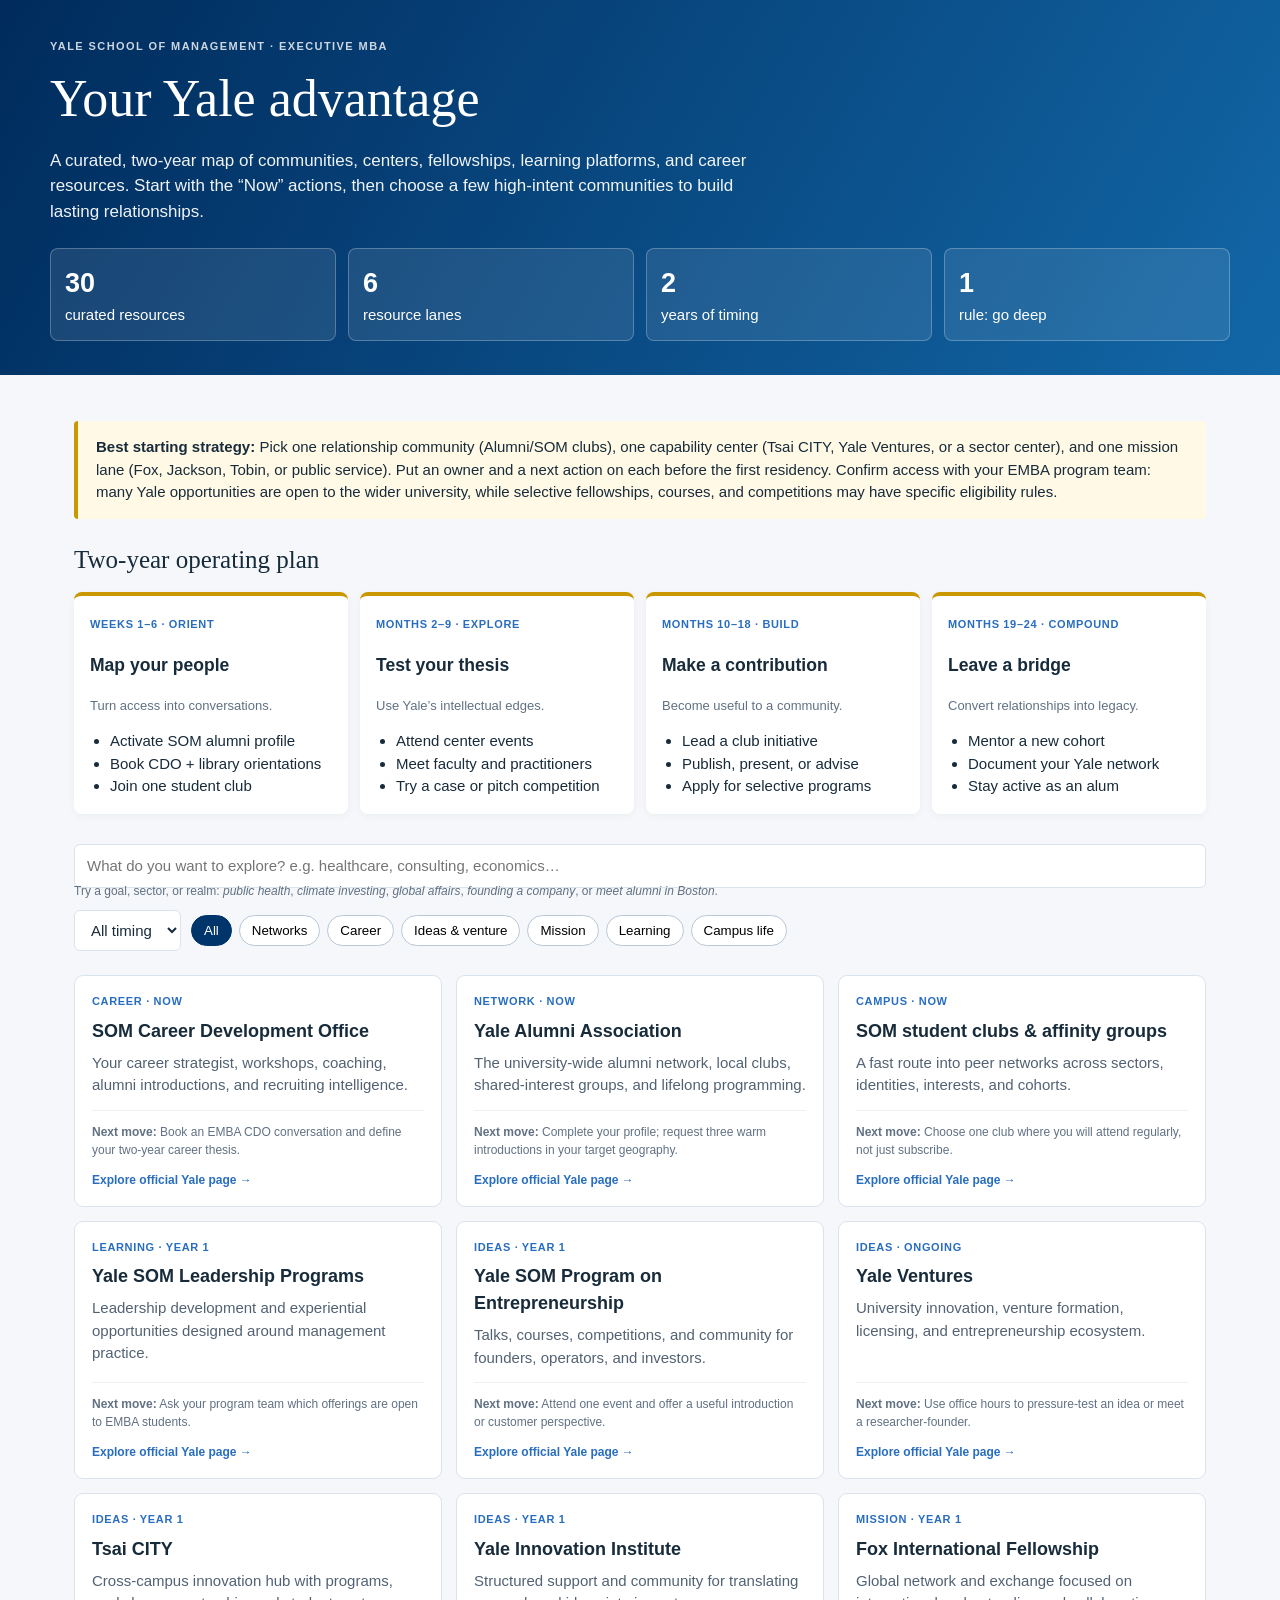
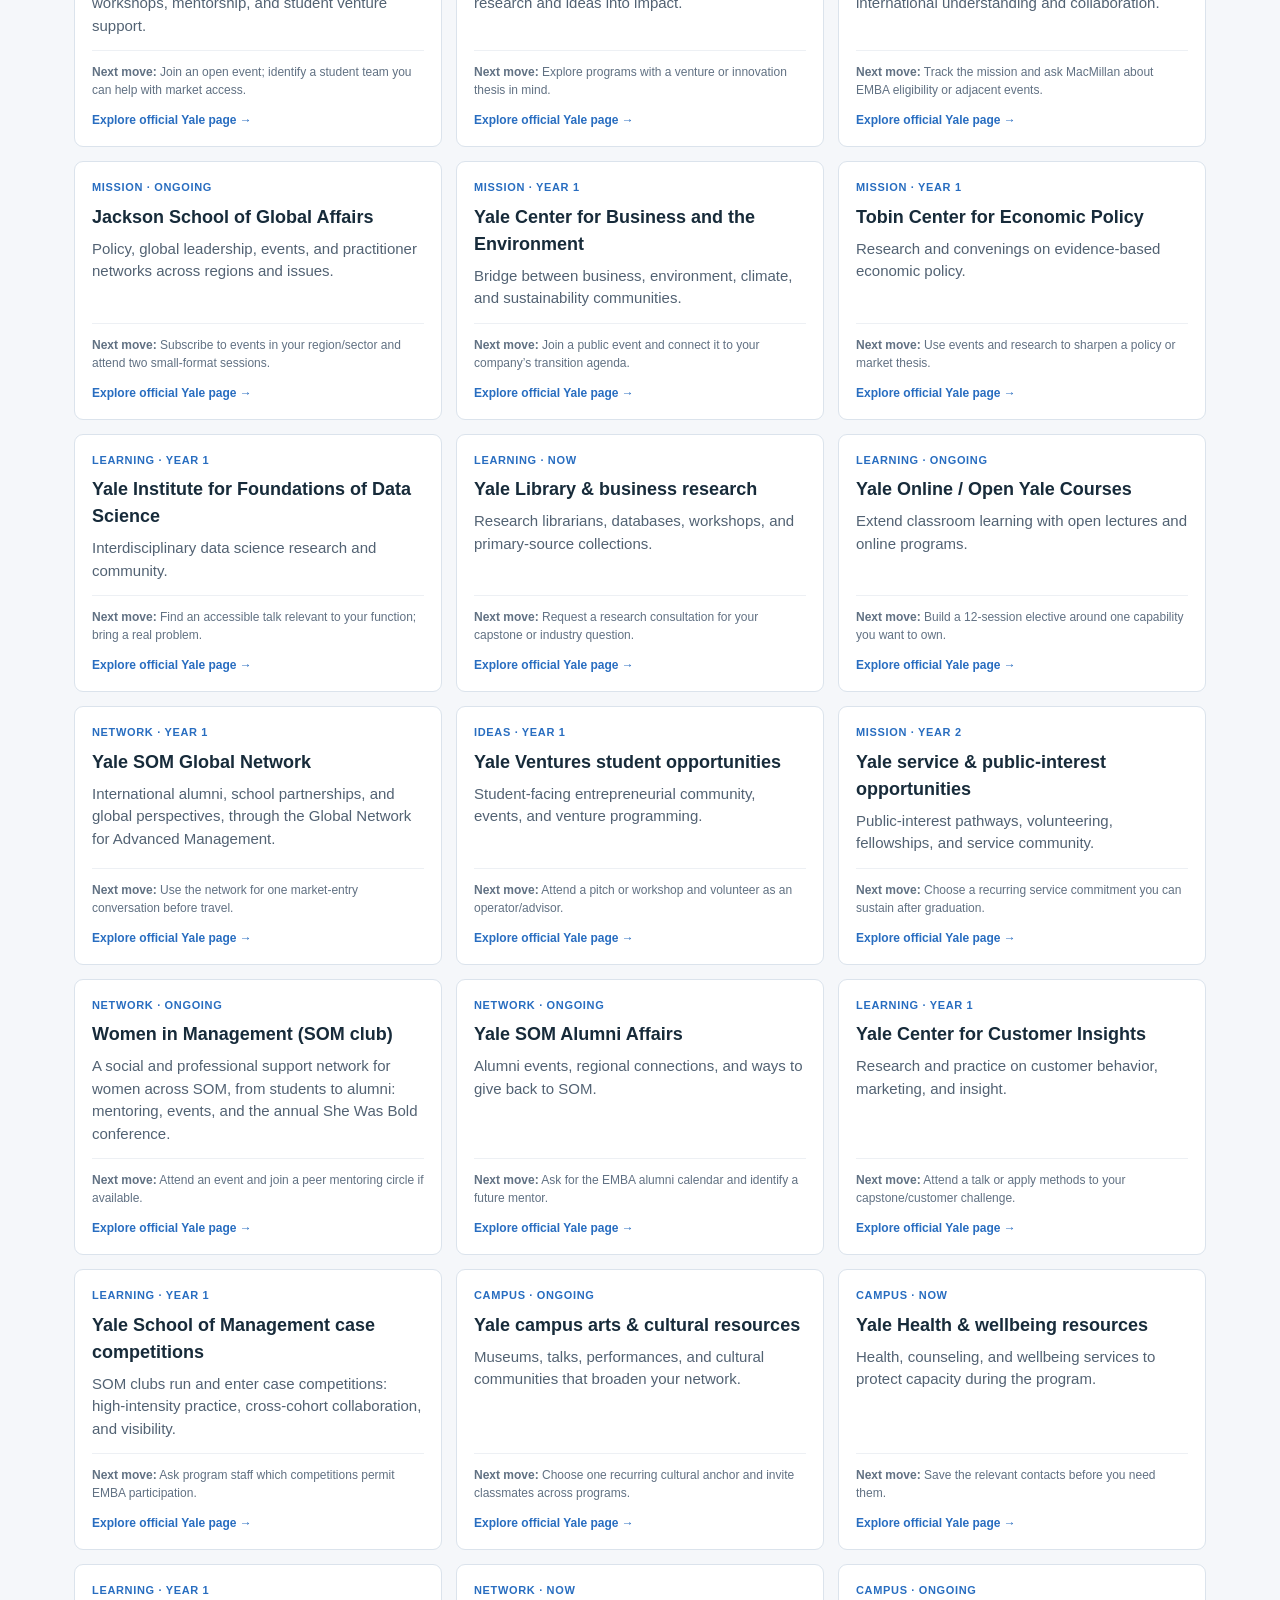
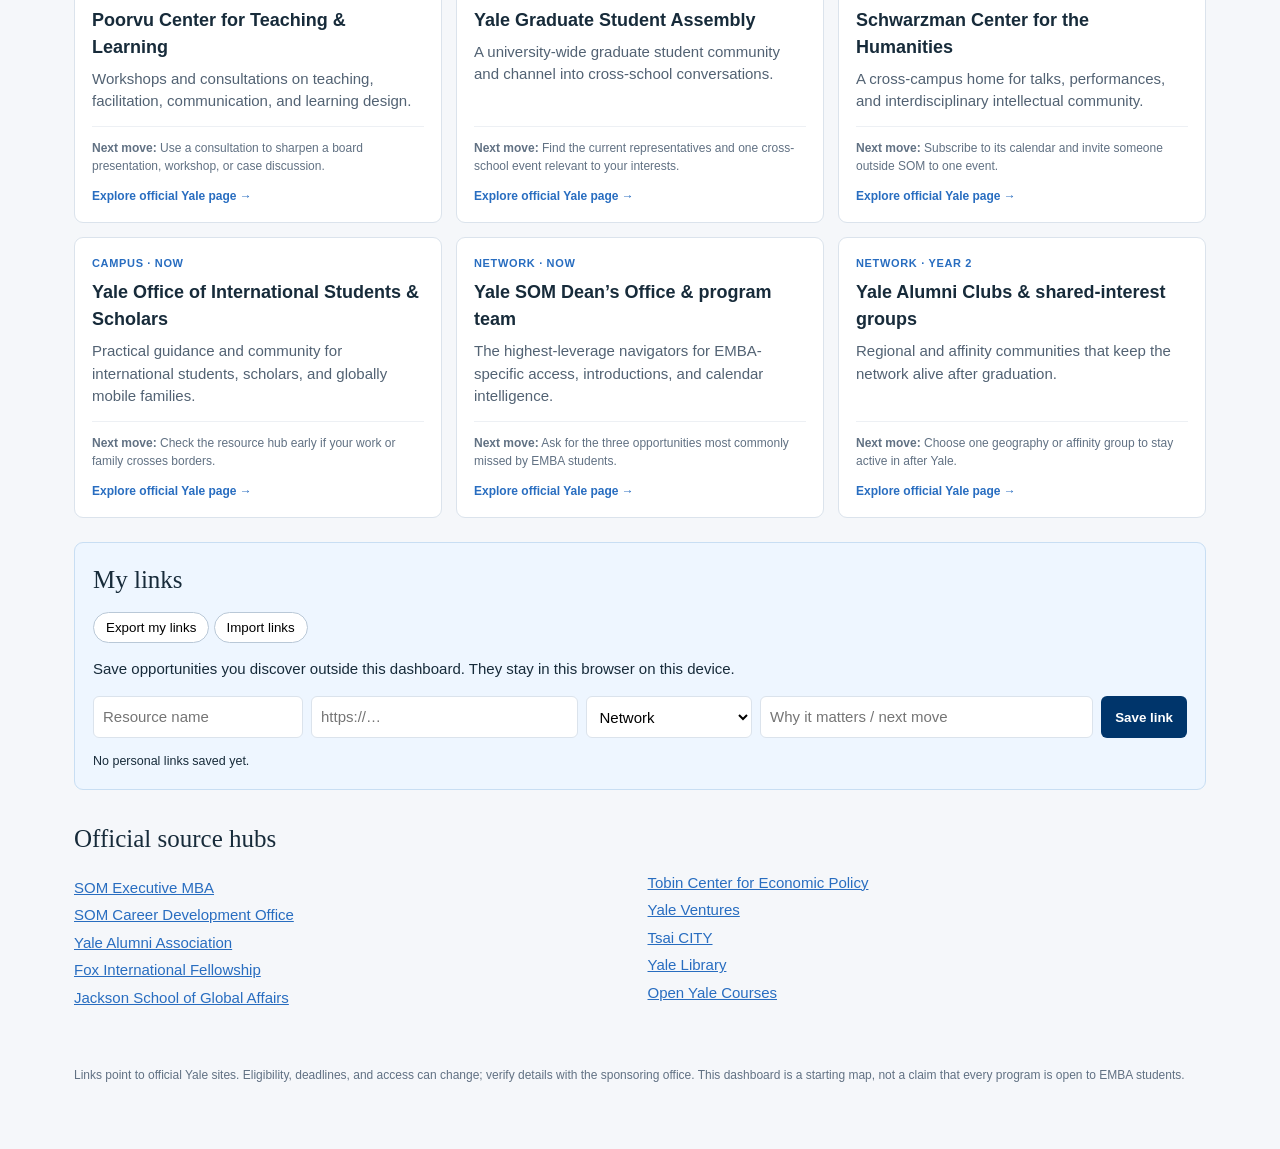
<file: classic.html>
<!doctype html>
<html lang="en">
<head>
<meta charset="utf-8"><meta name="viewport" content="width=device-width,initial-scale=1">
<title>Yale EMBA Opportunity Dashboard</title>
<style>
:root{--navy:#00356b;--blue:#286dc0;--gold:#c99700;--ink:#172b3a;--muted:#617183;--bg:#f5f7fa;--card:#fff;--line:#dbe3ec}*{box-sizing:border-box}body{margin:0;background:var(--bg);color:var(--ink);font:15px/1.5 -apple-system,BlinkMacSystemFont,"Segoe UI",sans-serif}header{background:linear-gradient(120deg,#002b5c,#1267a7);color:#fff;padding:38px max(24px,calc((100% - 1180px)/2)) 34px}h1{font-family:Georgia,serif;font-weight:500;font-size:clamp(30px,5vw,52px);margin:5px 0 10px}h2{font-family:Georgia,serif;font-weight:500;margin:0 0 14px;font-size:25px}.eyebrow{text-transform:uppercase;letter-spacing:.13em;font-size:11px;font-weight:700;opacity:.8}.intro{max-width:720px;font-size:17px;opacity:.94}.wrap{max-width:1180px;margin:auto;padding:24px}.stats{display:grid;grid-template-columns:repeat(4,1fr);gap:12px;margin-top:24px}.stat{background:#ffffff18;border:1px solid #ffffff40;padding:14px;border-radius:8px}.stat b{display:block;font-size:27px}.toolbar{display:flex;flex-wrap:wrap;gap:10px;align-items:center;margin:4px 0 24px}.toolbar input,.toolbar select{border:1px solid var(--line);background:#fff;border-radius:6px;padding:10px 12px;color:var(--ink);font:inherit}.toolbar input{min-width:250px;flex:1}.chips{display:flex;gap:7px;flex-wrap:wrap}.chip{border:1px solid #b9c8d7;border-radius:99px;background:#fff;padding:7px 12px;cursor:pointer}.chip.active{background:var(--navy);color:#fff;border-color:var(--navy)}.roadmap{display:grid;grid-template-columns:repeat(4,1fr);gap:12px;margin-bottom:30px}.phase{background:var(--card);border-top:4px solid var(--gold);border-radius:8px;padding:16px;box-shadow:0 2px 8px #17324a0b}.phase p{margin:5px 0;color:var(--muted);font-size:13px}.phase ul{padding-left:20px;margin-bottom:0}.section{margin-top:30px}.grid{display:grid;grid-template-columns:repeat(3,1fr);gap:14px}.card{background:var(--card);border:1px solid var(--line);border-radius:9px;padding:17px;display:flex;flex-direction:column;min-height:220px}.card.hidden{display:none}.card h3{margin:8px 0 7px;font-size:18px}.card p{color:#526273;margin:0 0 13px}.tag{font-size:11px;font-weight:700;text-transform:uppercase;letter-spacing:.06em;color:var(--blue)}.meta{font-size:12px;color:var(--muted);margin-top:auto;padding-top:12px;border-top:1px solid #edf0f4}.go{display:inline-block;color:var(--blue);font-weight:650;text-decoration:none;margin-top:12px}.go:hover{text-decoration:underline}.note{background:#fff9e6;border-left:4px solid var(--gold);padding:15px 18px;margin:22px 0;border-radius:4px}.empty{grid-column:1/-1;color:var(--muted);padding:25px;text-align:center}.sources{columns:2}.sources a{display:block;margin:5px 0;color:var(--blue)}footer{max-width:1180px;margin:30px auto;padding:0 24px 35px;color:var(--muted);font-size:12px}@media(max-width:800px){.grid{grid-template-columns:repeat(2,1fr)}.roadmap,.stats{grid-template-columns:repeat(2,1fr)}}@media(max-width:550px){.grid{grid-template-columns:1fr}.roadmap,.stats{grid-template-columns:1fr}.wrap{padding:18px}.sources{columns:1}}
 .search-help{width:100%;font-size:12px;color:var(--muted);margin-top:-16px}.focus{font-size:13px;color:var(--blue);font-weight:700;margin:-10px 0 18px;min-height:20px}.custom-box{background:#eef6ff;border:1px solid #c8def3;border-radius:9px;padding:18px;margin:24px 0}.custom-form{display:grid;grid-template-columns:1.2fr 1.6fr 1fr 2fr auto;gap:8px}.custom-form input,.custom-form select{border:1px solid var(--line);border-radius:6px;padding:9px;font:inherit;background:#fff}.custom-form button{border:0;border-radius:6px;padding:9px 14px;background:var(--navy);color:#fff;font-weight:700;cursor:pointer}.custom-list{display:grid;grid-template-columns:repeat(3,1fr);gap:10px;margin-top:14px}.custom-item{background:#fff;border:1px solid var(--line);border-radius:7px;padding:12px}.custom-item a{color:var(--blue);font-weight:700}.custom-item small{display:block;color:var(--muted);margin-top:4px}.remove{float:right;border:0;background:none;color:#a33;cursor:pointer}@media(max-width:800px){.custom-form,.custom-list{grid-template-columns:1fr}}
</style></head>
<body><header><div class="eyebrow">Yale School of Management · Executive MBA</div><h1>Your Yale advantage</h1><div class="intro">A curated, two-year map of communities, centers, fellowships, learning platforms, and career resources. Start with the “Now” actions, then choose a few high-intent communities to build lasting relationships.</div><div class="stats"><div class="stat"><b>30</b>curated resources</div><div class="stat"><b>6</b>resource lanes</div><div class="stat"><b>2</b>years of timing</div><div class="stat"><b>1</b>rule: go deep</div></div></header>
<main class="wrap"><div class="note"><b>Best starting strategy:</b> Pick one relationship community (Alumni/SOM clubs), one capability center (Tsai CITY, Yale Ventures, or a sector center), and one mission lane (Fox, Jackson, Tobin, or public service). Put an owner and a next action on each before the first residency. Confirm access with your EMBA program team: many Yale opportunities are open to the wider university, while selective fellowships, courses, and competitions may have specific eligibility rules.</div>
<h2>Two-year operating plan</h2><div class="roadmap"><div class="phase"><span class="tag">Weeks 1–6 · orient</span><h3>Map your people</h3><p>Turn access into conversations.</p><ul><li>Activate SOM alumni profile</li><li>Book CDO + library orientations</li><li>Join one student club</li></ul></div><div class="phase"><span class="tag">Months 2–9 · explore</span><h3>Test your thesis</h3><p>Use Yale’s intellectual edges.</p><ul><li>Attend center events</li><li>Meet faculty and practitioners</li><li>Try a case or pitch competition</li></ul></div><div class="phase"><span class="tag">Months 10–18 · build</span><h3>Make a contribution</h3><p>Become useful to a community.</p><ul><li>Lead a club initiative</li><li>Publish, present, or advise</li><li>Apply for selective programs</li></ul></div><div class="phase"><span class="tag">Months 19–24 · compound</span><h3>Leave a bridge</h3><p>Convert relationships into legacy.</p><ul><li>Mentor a new cohort</li><li>Document your Yale network</li><li>Stay active as an alum</li></ul></div></div>
<div class="toolbar"><input id="search" placeholder="Search resources, sectors, actions…"><select id="timing"><option value="all">All timing</option><option>Now</option><option>Year 1</option><option>Year 2</option><option>Ongoing</option></select><div class="chips"><button class="chip active" data-cat="all">All</button><button class="chip" data-cat="network">Networks</button><button class="chip" data-cat="career">Career</button><button class="chip" data-cat="ideas">Ideas & venture</button><button class="chip" data-cat="mission">Mission</button><button class="chip" data-cat="learning">Learning</button><button class="chip" data-cat="campus">Campus life</button></div></div>
<div id="grid" class="grid"></div>
<section class="section"><h2>Official source hubs</h2><div class="sources"><a href="https://som.yale.edu/programs/emba" target="_blank">SOM Executive MBA</a><a href="https://cdo.som.yale.edu/channels/mba-for-executives/" target="_blank">SOM Career Development Office</a><a href="https://alumni.yale.edu/" target="_blank">Yale Alumni Association</a><a href="https://macmillan.yale.edu/foxfellowship/mission" target="_blank">Fox International Fellowship</a><a href="https://jackson.yale.edu/" target="_blank">Jackson School of Global Affairs</a><a href="https://tobin.yale.edu/" target="_blank">Tobin Center for Economic Policy</a><a href="https://ventures.yale.edu/" target="_blank">Yale Ventures</a><a href="https://city.yale.edu/" target="_blank">Tsai CITY</a><a href="https://library.yale.edu/" target="_blank">Yale Library</a><a href="https://oyc.yale.edu/" target="_blank">Open Yale Courses</a></div></section></main><footer>Links point to official Yale sites. Eligibility, deadlines, and access can change; verify details with the sponsoring office. This dashboard is a starting map, not a claim that every program is open to EMBA students.</footer>
<script>
const R=[
['SOM Career Development Office','career','Now','Your career strategist, workshops, coaching, alumni introductions, and recruiting intelligence.','Book an EMBA CDO conversation and define your two-year career thesis.','https://som.yale.edu/programs/emba/professional-resources/career-management'],
['Yale Alumni Association','network','Now','The university-wide alumni network, local clubs, shared-interest groups, and lifelong programming.','Complete your profile; request three warm introductions in your target geography.','https://alumni.yale.edu/'],
['SOM student clubs & affinity groups','campus','Now','A fast route into peer networks across sectors, identities, interests, and cohorts.','Choose one club where you will attend regularly, not just subscribe.','https://som.yale.edu/the-som-experience/life-at-yale-som/student-clubs-interest-groups'],
['Yale SOM Leadership Programs','learning','Year 1','Leadership development and experiential opportunities designed around management practice.','Ask your program team which offerings are open to EMBA students.','https://som.yale.edu/programs/emba/curriculum/leadership-development'],
['Yale SOM Program on Entrepreneurship','ideas','Year 1','Talks, courses, competitions, and community for founders, operators, and investors.','Attend one event and offer a useful introduction or customer perspective.','https://som.yale.edu/centers/program-on-entrepreneurship'],
['Yale Ventures','ideas','Ongoing','University innovation, venture formation, licensing, and entrepreneurship ecosystem.','Use office hours to pressure-test an idea or meet a researcher-founder.','https://ventures.yale.edu/'],
['Tsai CITY','ideas','Year 1','Cross-campus innovation hub with programs, workshops, mentorship, and student venture support.','Join an open event; identify a student team you can help with market access.','https://city.yale.edu/'],
['Yale Innovation Institute','ideas','Year 1','Structured support and community for translating research and ideas into impact.','Explore programs with a venture or innovation thesis in mind.','https://ventures.yale.edu/'],
['Fox International Fellowship','mission','Year 1','Global network and exchange focused on international understanding and collaboration.','Track the mission and ask MacMillan about EMBA eligibility or adjacent events.','https://macmillan.yale.edu/foxfellowship/mission'],
['Jackson School of Global Affairs','mission','Ongoing','Policy, global leadership, events, and practitioner networks across regions and issues.','Subscribe to events in your region/sector and attend two small-format sessions.','https://jackson.yale.edu/'],
['Yale Center for Business and the Environment','mission','Year 1','Bridge between business, environment, climate, and sustainability communities.','Join a public event and connect it to your company’s transition agenda.','https://cbey.yale.edu/'],
['Tobin Center for Economic Policy','mission','Year 1','Research and convenings on evidence-based economic policy.','Use events and research to sharpen a policy or market thesis.','https://tobin.yale.edu/'],
['Yale Institute for Foundations of Data Science','learning','Year 1','Interdisciplinary data science research and community.','Find an accessible talk relevant to your function; bring a real problem.','https://statistics.yale.edu/'],
['Yale Library & business research','learning','Now','Research librarians, databases, workshops, and primary-source collections.','Request a research consultation for your capstone or industry question.','https://library.yale.edu/'],
['Yale Online / Open Yale Courses','learning','Ongoing','Extend classroom learning with open lectures and online programs.','Build a 12-session elective around one capability you want to own.','https://oyc.yale.edu/'],
['Yale SOM Global Network','network','Year 1','International alumni, school partnerships, and global perspectives, through the Global Network for Advanced Management.','Use the network for one market-entry conversation before travel.','https://globalnetwork.io/'],
['Yale Ventures student opportunities','ideas','Year 1','Student-facing entrepreneurial community, events, and venture programming.','Attend a pitch or workshop and volunteer as an operator/advisor.','https://ventures.yale.edu/about/student-opportunities'],
['Yale service & public-interest opportunities','mission','Year 2','Public-interest pathways, volunteering, fellowships, and service community.','Choose a recurring service commitment you can sustain after graduation.','https://www.yale.edu/life-yale/service'],
['Women in Management (SOM club)','network','Ongoing','A social and professional support network for women across SOM, from students to alumni: mentoring, events, and the annual She Was Bold conference.','Attend an event and join a peer mentoring circle if available.','https://cdo.som.yale.edu/organizations/women-in-management/'],
['Yale SOM Alumni Affairs','network','Ongoing','Alumni events, regional connections, and ways to give back to SOM.','Ask for the EMBA alumni calendar and identify a future mentor.','https://som.yale.edu/alumni'],
['Yale Center for Customer Insights','learning','Year 1','Research and practice on customer behavior, marketing, and insight.','Attend a talk or apply methods to your capstone/customer challenge.','https://som.yale.edu/centers/center-for-customer-insights'],
['Yale School of Management case competitions','learning','Year 1','SOM clubs run and enter case competitions: high-intensity practice, cross-cohort collaboration, and visibility.','Ask program staff which competitions permit EMBA participation.','https://cdo.som.yale.edu/organizations/'],
['Yale campus arts & cultural resources','campus','Ongoing','Museums, talks, performances, and cultural communities that broaden your network.','Choose one recurring cultural anchor and invite classmates across programs.','https://www.yale.edu/life-yale/arts-culture'],
['Yale Health & wellbeing resources','campus','Now','Health, counseling, and wellbeing services to protect capacity during the program.','Save the relevant contacts before you need them.','https://yalehealth.yale.edu/'],
['Poorvu Center for Teaching & Learning','learning','Year 1','Workshops and consultations on teaching, facilitation, communication, and learning design.','Use a consultation to sharpen a board presentation, workshop, or case discussion.','https://poorvucenter.yale.edu/'],
['Yale Graduate Student Assembly','network','Now','A university-wide graduate student community and channel into cross-school conversations.','Find the current representatives and one cross-school event relevant to your interests.','https://gsa.yale.edu/'],
['Schwarzman Center for the Humanities','campus','Ongoing','A cross-campus home for talks, performances, and interdisciplinary intellectual community.','Subscribe to its calendar and invite someone outside SOM to one event.','https://schwarzman.yale.edu/'],
['Yale Office of International Students & Scholars','campus','Now','Practical guidance and community for international students, scholars, and globally mobile families.','Check the resource hub early if your work or family crosses borders.','https://oiss.yale.edu/'],
['Yale SOM Dean’s Office & program team','network','Now','The highest-leverage navigators for EMBA-specific access, introductions, and calendar intelligence.','Ask for the three opportunities most commonly missed by EMBA students.','https://som.yale.edu/programs/emba'],
['Yale Alumni Clubs & shared-interest groups','network','Year 2','Regional and affinity communities that keep the network alive after graduation.','Choose one geography or affinity group to stay active in after Yale.','https://alumni.yale.edu/groups/about-groups']];
const intent={healthcare:'health hospital medicine healthcare',health:'health hospital medicine healthcare',public:'public service policy health',consulting:'career leadership strategy case',economics:'economics policy tobin data',climate:'climate environment sustainability cbey',venture:'venture entrepreneurship startup founder innovation',global:'global international jackson fox network',alumni:'alumni network mentor regional community'};const search=document.querySelector('#search');search.placeholder='What do you want to explore? e.g. healthcare, consulting, economics…';const help=document.createElement('div');help.className='search-help';help.innerHTML='Try a goal, sector, or realm: <i>public health</i>, <i>climate investing</i>, <i>global affairs</i>, <i>founding a company</i>, or <i>meet alumni in Boston</i>.';search.parentNode.insertBefore(help,search.nextSibling);let cat='all';const grid=document.querySelector('#grid');function draw(){let q=search.value.toLowerCase(),t=document.querySelector('#timing').value,terms=q.split(/[, ]+/).filter(Boolean),expanded=terms.concat(terms.flatMap(v=>(intent[v]||'').split(' ')));grid.innerHTML='';let matches=R.map(x=>({x,score:expanded.reduce((n,v)=>n+(x.join(' ').toLowerCase().includes(v)?1:0),0)})).filter(o=>(cat=='all'||o.x[1]==cat)&&(t=='all'||o.x[2]==t)&&(q==''||o.score>0||o.x.join(' ').toLowerCase().includes(q))).sort((a,b)=>b.score-a.score);matches.forEach(({x})=>{let d=document.createElement('article');d.className='card';d.innerHTML=`<span class="tag">${x[1]} · ${x[2]}</span><h3>${x[0]}</h3><p>${x[3]}</p><div class="meta"><b>Next move:</b> ${x[4]}<br><a class="go" href="${x[5]}" target="_blank" rel="noreferrer">Explore official Yale page →</a></div>`;grid.append(d)});if(!matches.length)grid.innerHTML='<div class="empty">No resources match that focus yet. Try healthcare, climate, economics, alumni, venture, or global.</div>'}document.querySelectorAll('.chip').forEach(b=>b.onclick=()=>{document.querySelectorAll('.chip').forEach(x=>x.classList.remove('active'));b.classList.add('active');cat=b.dataset.cat;draw()});search.oninput=draw;document.querySelector('#timing').onchange=draw;draw();
const customBox=document.createElement('section');customBox.className='custom-box';customBox.innerHTML='<h2>My links</h2><p>Save opportunities you discover outside this dashboard. They stay in this browser on this device.</p><form class="custom-form"><input name="title" placeholder="Resource name" required><input name="url" type="url" placeholder="https://…" required><select name="category"><option>Network</option><option>Career</option><option>Ideas & venture</option><option>Mission</option><option>Learning</option><option>Campus life</option></select><input name="note" placeholder="Why it matters / next move"><button>Save link</button></form><div class="custom-list"></div>';document.querySelector('#grid').after(customBox);const customList=customBox.querySelector('.custom-list'),customForm=customBox.querySelector('form');let customLinks=JSON.parse(localStorage.getItem('yaleEmbaCustomLinks')||'[]');function renderCustom(){customList.innerHTML=customLinks.length?customLinks.map((a,i)=>`<article class="custom-item"><button class="remove" data-i="${i}" aria-label="Remove ${a.title}">×</button><span class="tag">${a.category}</span><br><a href="${a.url}" target="_blank" rel="noreferrer">${a.title}</a>${a.note?`<small>${a.note}</small>`:''}</article>`).join(''):'<small>No personal links saved yet.</small>';customList.querySelectorAll('.remove').forEach(b=>b.onclick=()=>{customLinks.splice(Number(b.dataset.i),1);localStorage.setItem('yaleEmbaCustomLinks',JSON.stringify(customLinks));renderCustom()})}customForm.onsubmit=e=>{e.preventDefault();let f=new FormData(customForm),url=f.get('url').trim();if(url.indexOf('http')!==0)url='https://'+url;customLinks.unshift({title:f.get('title').trim(),url,category:f.get('category'),note:f.get('note').trim()});localStorage.setItem('yaleEmbaCustomLinks',JSON.stringify(customLinks));customForm.reset();renderCustom()};renderCustom();
const portable=document.createElement('div');portable.style.marginTop='12px';portable.innerHTML='<button type="button" class="chip" id="exportLinks">Export my links</button> <button type="button" class="chip" id="importLinks">Import links</button><input id="linkFile" type="file" accept="application/json" hidden>';customBox.querySelector('h2').after(portable);document.querySelector('#exportLinks').onclick=()=>{const blob=new Blob([JSON.stringify(customLinks,null,2)],{type:'application/json'}),a=document.createElement('a');a.href=URL.createObjectURL(blob);a.download='my-yale-emba-links.json';a.click();URL.revokeObjectURL(a.href)};document.querySelector('#importLinks').onclick=()=>document.querySelector('#linkFile').click();document.querySelector('#linkFile').onchange=e=>{const file=e.target.files[0];if(!file)return;const reader=new FileReader();reader.onload=()=>{try{const incoming=JSON.parse(reader.result);if(!Array.isArray(incoming))throw Error();customLinks=incoming.filter(a=>a.title&&a.url);localStorage.setItem('yaleEmbaCustomLinks',JSON.stringify(customLinks));renderCustom()}catch{alert('That file does not contain valid Yale EMBA links.')}};reader.readAsText(file)};
</script></body></html>
</file>
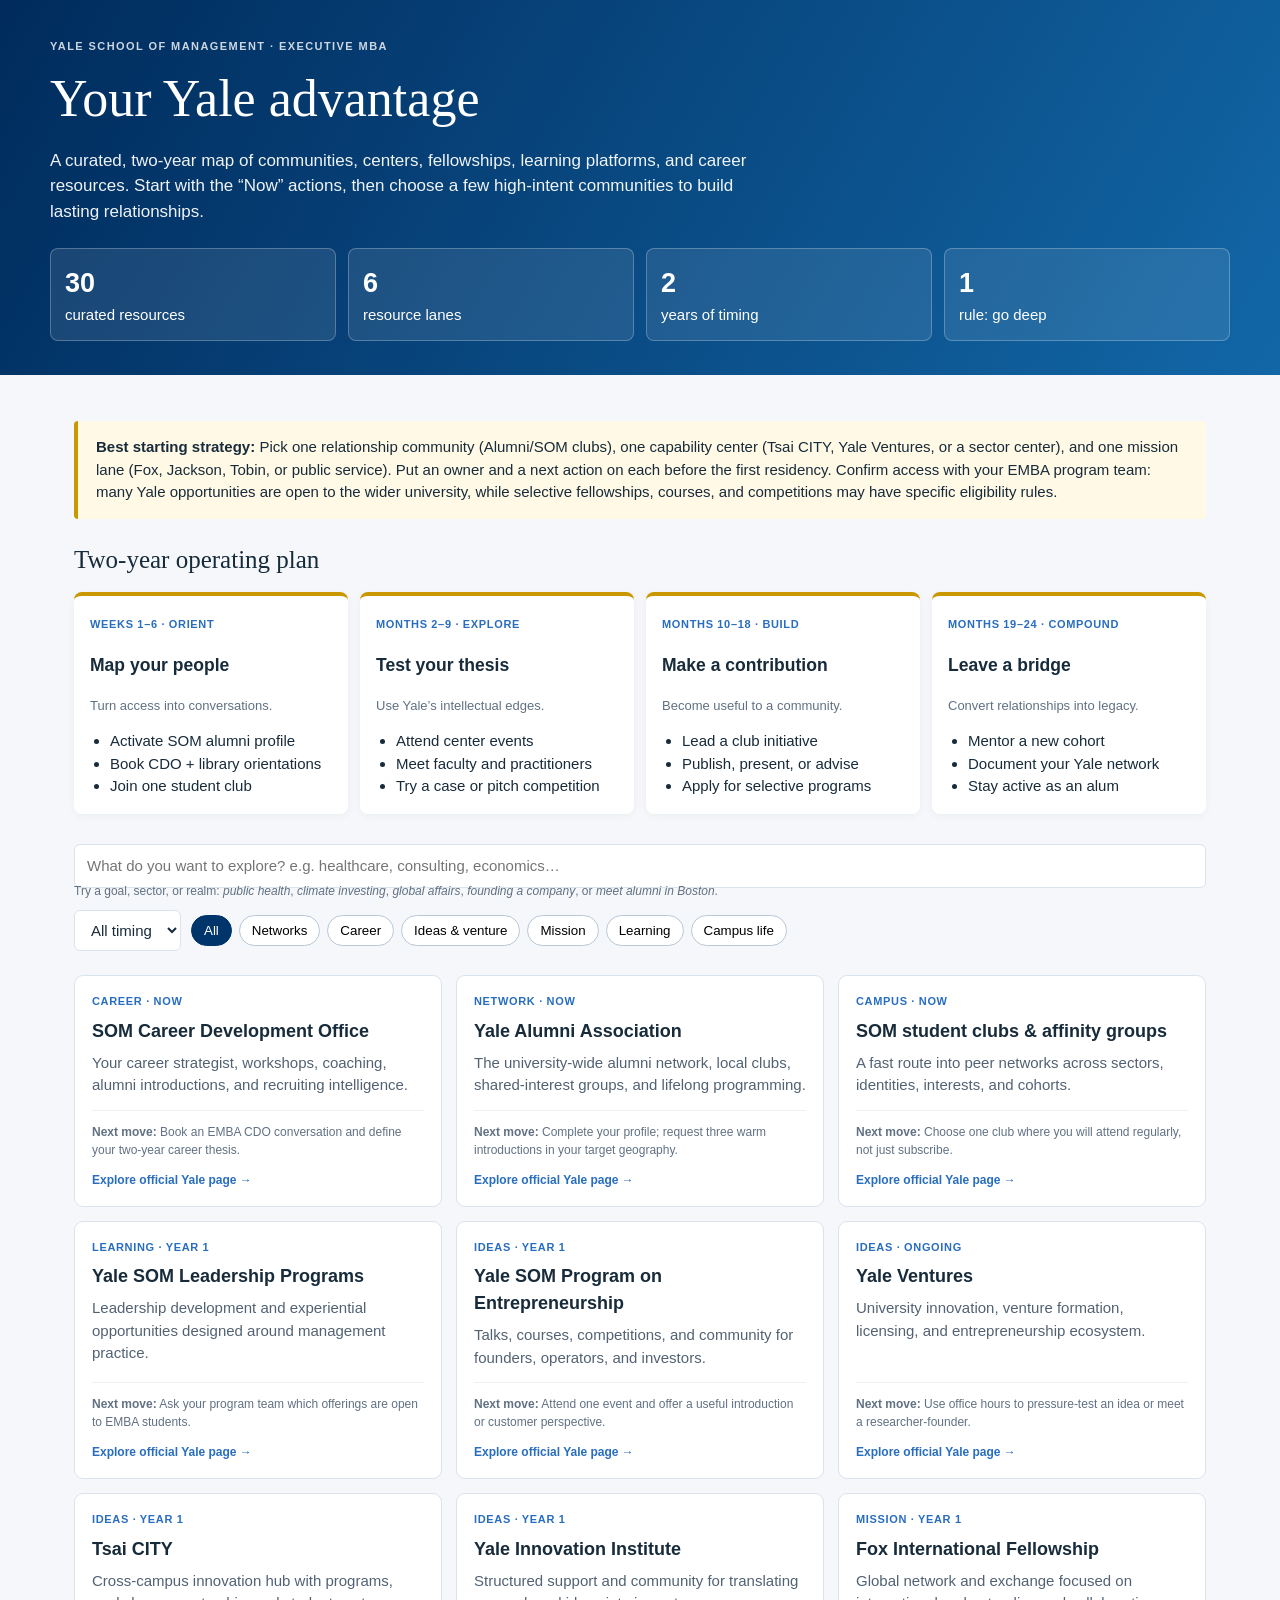
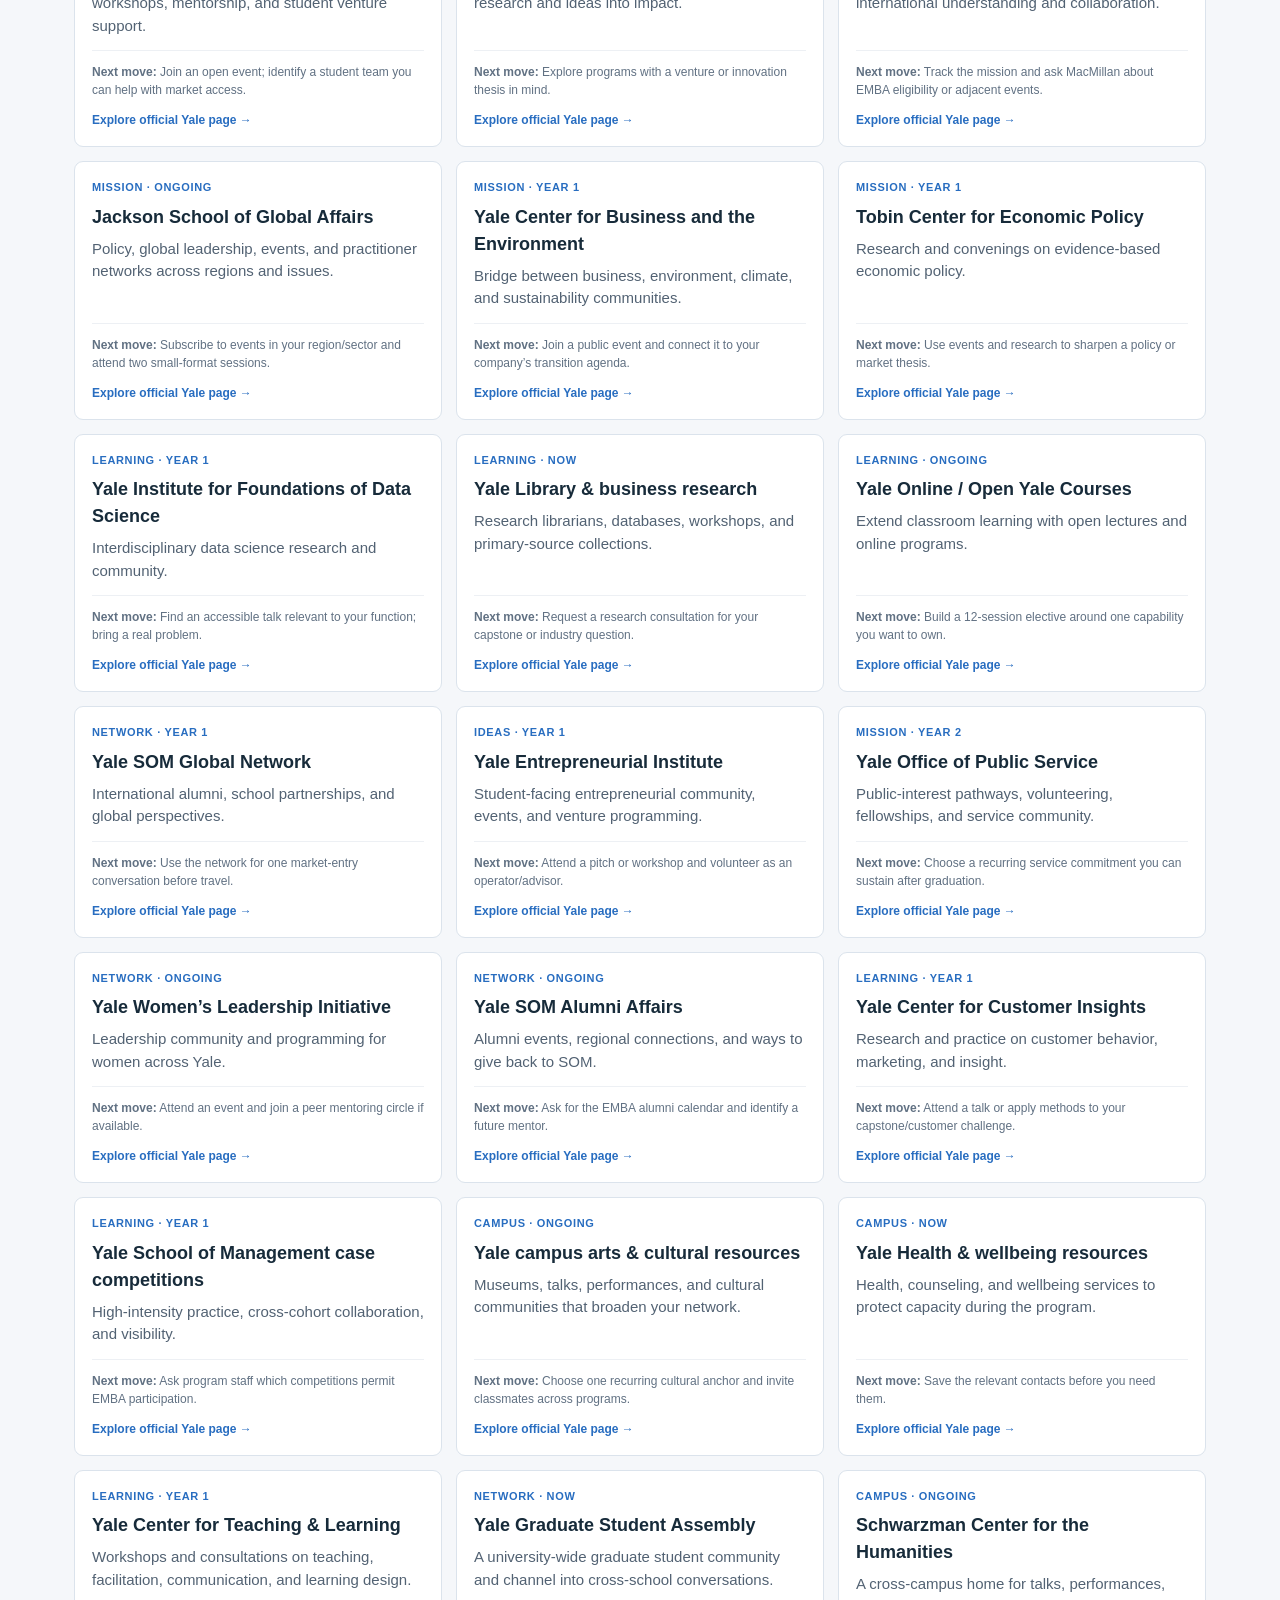
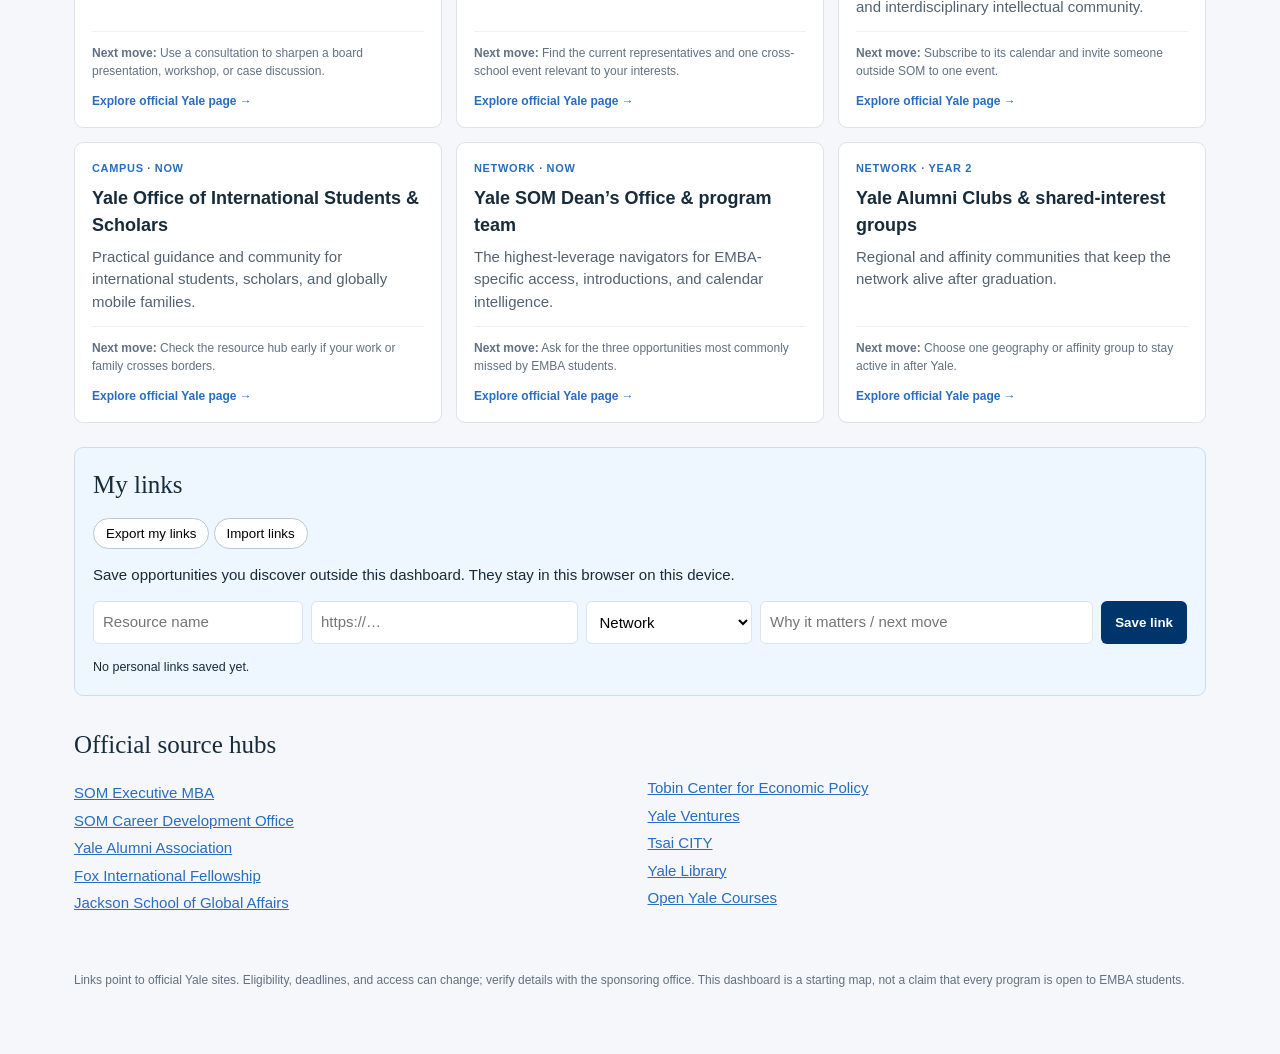
<file: yale-emba-dashboard.html>
<!doctype html>
<html lang="en">
<head>
<meta charset="utf-8"><meta name="viewport" content="width=device-width,initial-scale=1">
<title>Yale EMBA Opportunity Dashboard</title>
<style>
:root{--navy:#00356b;--blue:#286dc0;--gold:#c99700;--ink:#172b3a;--muted:#617183;--bg:#f5f7fa;--card:#fff;--line:#dbe3ec}*{box-sizing:border-box}body{margin:0;background:var(--bg);color:var(--ink);font:15px/1.5 -apple-system,BlinkMacSystemFont,"Segoe UI",sans-serif}header{background:linear-gradient(120deg,#002b5c,#1267a7);color:#fff;padding:38px max(24px,calc((100% - 1180px)/2)) 34px}h1{font-family:Georgia,serif;font-weight:500;font-size:clamp(30px,5vw,52px);margin:5px 0 10px}h2{font-family:Georgia,serif;font-weight:500;margin:0 0 14px;font-size:25px}.eyebrow{text-transform:uppercase;letter-spacing:.13em;font-size:11px;font-weight:700;opacity:.8}.intro{max-width:720px;font-size:17px;opacity:.94}.wrap{max-width:1180px;margin:auto;padding:24px}.stats{display:grid;grid-template-columns:repeat(4,1fr);gap:12px;margin-top:24px}.stat{background:#ffffff18;border:1px solid #ffffff40;padding:14px;border-radius:8px}.stat b{display:block;font-size:27px}.toolbar{display:flex;flex-wrap:wrap;gap:10px;align-items:center;margin:4px 0 24px}.toolbar input,.toolbar select{border:1px solid var(--line);background:#fff;border-radius:6px;padding:10px 12px;color:var(--ink);font:inherit}.toolbar input{min-width:250px;flex:1}.chips{display:flex;gap:7px;flex-wrap:wrap}.chip{border:1px solid #b9c8d7;border-radius:99px;background:#fff;padding:7px 12px;cursor:pointer}.chip.active{background:var(--navy);color:#fff;border-color:var(--navy)}.roadmap{display:grid;grid-template-columns:repeat(4,1fr);gap:12px;margin-bottom:30px}.phase{background:var(--card);border-top:4px solid var(--gold);border-radius:8px;padding:16px;box-shadow:0 2px 8px #17324a0b}.phase p{margin:5px 0;color:var(--muted);font-size:13px}.phase ul{padding-left:20px;margin-bottom:0}.section{margin-top:30px}.grid{display:grid;grid-template-columns:repeat(3,1fr);gap:14px}.card{background:var(--card);border:1px solid var(--line);border-radius:9px;padding:17px;display:flex;flex-direction:column;min-height:220px}.card.hidden{display:none}.card h3{margin:8px 0 7px;font-size:18px}.card p{color:#526273;margin:0 0 13px}.tag{font-size:11px;font-weight:700;text-transform:uppercase;letter-spacing:.06em;color:var(--blue)}.meta{font-size:12px;color:var(--muted);margin-top:auto;padding-top:12px;border-top:1px solid #edf0f4}.go{display:inline-block;color:var(--blue);font-weight:650;text-decoration:none;margin-top:12px}.go:hover{text-decoration:underline}.note{background:#fff9e6;border-left:4px solid var(--gold);padding:15px 18px;margin:22px 0;border-radius:4px}.empty{grid-column:1/-1;color:var(--muted);padding:25px;text-align:center}.sources{columns:2}.sources a{display:block;margin:5px 0;color:var(--blue)}footer{max-width:1180px;margin:30px auto;padding:0 24px 35px;color:var(--muted);font-size:12px}@media(max-width:800px){.grid{grid-template-columns:repeat(2,1fr)}.roadmap,.stats{grid-template-columns:repeat(2,1fr)}}@media(max-width:550px){.grid{grid-template-columns:1fr}.roadmap,.stats{grid-template-columns:1fr}.wrap{padding:18px}.sources{columns:1}}
 .search-help{width:100%;font-size:12px;color:var(--muted);margin-top:-16px}.focus{font-size:13px;color:var(--blue);font-weight:700;margin:-10px 0 18px;min-height:20px}.custom-box{background:#eef6ff;border:1px solid #c8def3;border-radius:9px;padding:18px;margin:24px 0}.custom-form{display:grid;grid-template-columns:1.2fr 1.6fr 1fr 2fr auto;gap:8px}.custom-form input,.custom-form select{border:1px solid var(--line);border-radius:6px;padding:9px;font:inherit;background:#fff}.custom-form button{border:0;border-radius:6px;padding:9px 14px;background:var(--navy);color:#fff;font-weight:700;cursor:pointer}.custom-list{display:grid;grid-template-columns:repeat(3,1fr);gap:10px;margin-top:14px}.custom-item{background:#fff;border:1px solid var(--line);border-radius:7px;padding:12px}.custom-item a{color:var(--blue);font-weight:700}.custom-item small{display:block;color:var(--muted);margin-top:4px}.remove{float:right;border:0;background:none;color:#a33;cursor:pointer}@media(max-width:800px){.custom-form,.custom-list{grid-template-columns:1fr}}
</style></head>
<body><header><div class="eyebrow">Yale School of Management · Executive MBA</div><h1>Your Yale advantage</h1><div class="intro">A curated, two-year map of communities, centers, fellowships, learning platforms, and career resources. Start with the “Now” actions, then choose a few high-intent communities to build lasting relationships.</div><div class="stats"><div class="stat"><b>30</b>curated resources</div><div class="stat"><b>6</b>resource lanes</div><div class="stat"><b>2</b>years of timing</div><div class="stat"><b>1</b>rule: go deep</div></div></header>
<main class="wrap"><div class="note"><b>Best starting strategy:</b> Pick one relationship community (Alumni/SOM clubs), one capability center (Tsai CITY, Yale Ventures, or a sector center), and one mission lane (Fox, Jackson, Tobin, or public service). Put an owner and a next action on each before the first residency. Confirm access with your EMBA program team: many Yale opportunities are open to the wider university, while selective fellowships, courses, and competitions may have specific eligibility rules.</div>
<h2>Two-year operating plan</h2><div class="roadmap"><div class="phase"><span class="tag">Weeks 1–6 · orient</span><h3>Map your people</h3><p>Turn access into conversations.</p><ul><li>Activate SOM alumni profile</li><li>Book CDO + library orientations</li><li>Join one student club</li></ul></div><div class="phase"><span class="tag">Months 2–9 · explore</span><h3>Test your thesis</h3><p>Use Yale’s intellectual edges.</p><ul><li>Attend center events</li><li>Meet faculty and practitioners</li><li>Try a case or pitch competition</li></ul></div><div class="phase"><span class="tag">Months 10–18 · build</span><h3>Make a contribution</h3><p>Become useful to a community.</p><ul><li>Lead a club initiative</li><li>Publish, present, or advise</li><li>Apply for selective programs</li></ul></div><div class="phase"><span class="tag">Months 19–24 · compound</span><h3>Leave a bridge</h3><p>Convert relationships into legacy.</p><ul><li>Mentor a new cohort</li><li>Document your Yale network</li><li>Stay active as an alum</li></ul></div></div>
<div class="toolbar"><input id="search" placeholder="Search resources, sectors, actions…"><select id="timing"><option value="all">All timing</option><option>Now</option><option>Year 1</option><option>Year 2</option><option>Ongoing</option></select><div class="chips"><button class="chip active" data-cat="all">All</button><button class="chip" data-cat="network">Networks</button><button class="chip" data-cat="career">Career</button><button class="chip" data-cat="ideas">Ideas & venture</button><button class="chip" data-cat="mission">Mission</button><button class="chip" data-cat="learning">Learning</button><button class="chip" data-cat="campus">Campus life</button></div></div>
<div id="grid" class="grid"></div>
<section class="section"><h2>Official source hubs</h2><div class="sources"><a href="https://som.yale.edu/programs/emba" target="_blank">SOM Executive MBA</a><a href="https://som.yale.edu/career-development" target="_blank">SOM Career Development Office</a><a href="https://alumni.yale.edu/" target="_blank">Yale Alumni Association</a><a href="https://macmillan.yale.edu/foxfellowship/mission" target="_blank">Fox International Fellowship</a><a href="https://jackson.yale.edu/" target="_blank">Jackson School of Global Affairs</a><a href="https://tobin.yale.edu/" target="_blank">Tobin Center for Economic Policy</a><a href="https://ventures.yale.edu/" target="_blank">Yale Ventures</a><a href="https://city.yale.edu/" target="_blank">Tsai CITY</a><a href="https://library.yale.edu/" target="_blank">Yale Library</a><a href="https://oyc.yale.edu/" target="_blank">Open Yale Courses</a></div></section></main><footer>Links point to official Yale sites. Eligibility, deadlines, and access can change; verify details with the sponsoring office. This dashboard is a starting map, not a claim that every program is open to EMBA students.</footer>
<script>
const R=[
['SOM Career Development Office','career','Now','Your career strategist, workshops, coaching, alumni introductions, and recruiting intelligence.','Book an EMBA CDO conversation and define your two-year career thesis.','https://som.yale.edu/career-development'],
['Yale Alumni Association','network','Now','The university-wide alumni network, local clubs, shared-interest groups, and lifelong programming.','Complete your profile; request three warm introductions in your target geography.','https://alumni.yale.edu/'],
['SOM student clubs & affinity groups','campus','Now','A fast route into peer networks across sectors, identities, interests, and cohorts.','Choose one club where you will attend regularly, not just subscribe.','https://som.yale.edu/student-life/clubs-organizations'],
['Yale SOM Leadership Programs','learning','Year 1','Leadership development and experiential opportunities designed around management practice.','Ask your program team which offerings are open to EMBA students.','https://som.yale.edu/student-life/leadership-programs'],
['Yale SOM Program on Entrepreneurship','ideas','Year 1','Talks, courses, competitions, and community for founders, operators, and investors.','Attend one event and offer a useful introduction or customer perspective.','https://som.yale.edu/entrepreneurship'],
['Yale Ventures','ideas','Ongoing','University innovation, venture formation, licensing, and entrepreneurship ecosystem.','Use office hours to pressure-test an idea or meet a researcher-founder.','https://ventures.yale.edu/'],
['Tsai CITY','ideas','Year 1','Cross-campus innovation hub with programs, workshops, mentorship, and student venture support.','Join an open event; identify a student team you can help with market access.','https://city.yale.edu/'],
['Yale Innovation Institute','ideas','Year 1','Structured support and community for translating research and ideas into impact.','Explore programs with a venture or innovation thesis in mind.','https://ventures.yale.edu/'],
['Fox International Fellowship','mission','Year 1','Global network and exchange focused on international understanding and collaboration.','Track the mission and ask MacMillan about EMBA eligibility or adjacent events.','https://macmillan.yale.edu/foxfellowship/mission'],
['Jackson School of Global Affairs','mission','Ongoing','Policy, global leadership, events, and practitioner networks across regions and issues.','Subscribe to events in your region/sector and attend two small-format sessions.','https://jackson.yale.edu/'],
['Yale Center for Business and the Environment','mission','Year 1','Bridge between business, environment, climate, and sustainability communities.','Join a public event and connect it to your company’s transition agenda.','https://cbey.yale.edu/'],
['Tobin Center for Economic Policy','mission','Year 1','Research and convenings on evidence-based economic policy.','Use events and research to sharpen a policy or market thesis.','https://tobin.yale.edu/'],
['Yale Institute for Foundations of Data Science','learning','Year 1','Interdisciplinary data science research and community.','Find an accessible talk relevant to your function; bring a real problem.','https://statistics.yale.edu/'],
['Yale Library & business research','learning','Now','Research librarians, databases, workshops, and primary-source collections.','Request a research consultation for your capstone or industry question.','https://library.yale.edu/'],
['Yale Online / Open Yale Courses','learning','Ongoing','Extend classroom learning with open lectures and online programs.','Build a 12-session elective around one capability you want to own.','https://oyc.yale.edu/'],
['Yale SOM Global Network','network','Year 1','International alumni, school partnerships, and global perspectives.','Use the network for one market-entry conversation before travel.','https://som.yale.edu/experience/global-network'],
['Yale Entrepreneurial Institute','ideas','Year 1','Student-facing entrepreneurial community, events, and venture programming.','Attend a pitch or workshop and volunteer as an operator/advisor.','https://yei.yale.edu/'],
['Yale Office of Public Service','mission','Year 2','Public-interest pathways, volunteering, fellowships, and service community.','Choose a recurring service commitment you can sustain after graduation.','https://publicservice.yale.edu/'],
['Yale Women’s Leadership Initiative','network','Ongoing','Leadership community and programming for women across Yale.','Attend an event and join a peer mentoring circle if available.','https://som.yale.edu/womens-leadership-initiative'],
['Yale SOM Alumni Affairs','network','Ongoing','Alumni events, regional connections, and ways to give back to SOM.','Ask for the EMBA alumni calendar and identify a future mentor.','https://som.yale.edu/alumni'],
['Yale Center for Customer Insights','learning','Year 1','Research and practice on customer behavior, marketing, and insight.','Attend a talk or apply methods to your capstone/customer challenge.','https://som.yale.edu/faculty-research/centers-initiatives/center-customer-insights'],
['Yale School of Management case competitions','learning','Year 1','High-intensity practice, cross-cohort collaboration, and visibility.','Ask program staff which competitions permit EMBA participation.','https://som.yale.edu/experience/student-life'],
['Yale campus arts & cultural resources','campus','Ongoing','Museums, talks, performances, and cultural communities that broaden your network.','Choose one recurring cultural anchor and invite classmates across programs.','https://www.yale.edu/campus-life/arts-culture'],
['Yale Health & wellbeing resources','campus','Now','Health, counseling, and wellbeing services to protect capacity during the program.','Save the relevant contacts before you need them.','https://yalehealth.yale.edu/'],
['Yale Center for Teaching & Learning','learning','Year 1','Workshops and consultations on teaching, facilitation, communication, and learning design.','Use a consultation to sharpen a board presentation, workshop, or case discussion.','https://ctl.yale.edu/'],
['Yale Graduate Student Assembly','network','Now','A university-wide graduate student community and channel into cross-school conversations.','Find the current representatives and one cross-school event relevant to your interests.','https://gsa.yale.edu/'],
['Schwarzman Center for the Humanities','campus','Ongoing','A cross-campus home for talks, performances, and interdisciplinary intellectual community.','Subscribe to its calendar and invite someone outside SOM to one event.','https://schwarzman.yale.edu/'],
['Yale Office of International Students & Scholars','campus','Now','Practical guidance and community for international students, scholars, and globally mobile families.','Check the resource hub early if your work or family crosses borders.','https://oiss.yale.edu/'],
['Yale SOM Dean’s Office & program team','network','Now','The highest-leverage navigators for EMBA-specific access, introductions, and calendar intelligence.','Ask for the three opportunities most commonly missed by EMBA students.','https://som.yale.edu/programs/emba'],
['Yale Alumni Clubs & shared-interest groups','network','Year 2','Regional and affinity communities that keep the network alive after graduation.','Choose one geography or affinity group to stay active in after Yale.','https://alumni.yale.edu/communities']];
const intent={healthcare:'health hospital medicine healthcare',health:'health hospital medicine healthcare',public:'public service policy health',consulting:'career leadership strategy case',economics:'economics policy tobin data',climate:'climate environment sustainability cbey',venture:'venture entrepreneurship startup founder innovation',global:'global international jackson fox network',alumni:'alumni network mentor regional community'};const search=document.querySelector('#search');search.placeholder='What do you want to explore? e.g. healthcare, consulting, economics…';const help=document.createElement('div');help.className='search-help';help.innerHTML='Try a goal, sector, or realm: <i>public health</i>, <i>climate investing</i>, <i>global affairs</i>, <i>founding a company</i>, or <i>meet alumni in Boston</i>.';search.parentNode.insertBefore(help,search.nextSibling);let cat='all';const grid=document.querySelector('#grid');function draw(){let q=search.value.toLowerCase(),t=document.querySelector('#timing').value,terms=q.split(/[, ]+/).filter(Boolean),expanded=terms.concat(terms.flatMap(v=>(intent[v]||'').split(' ')));grid.innerHTML='';let matches=R.map(x=>({x,score:expanded.reduce((n,v)=>n+(x.join(' ').toLowerCase().includes(v)?1:0),0)})).filter(o=>(cat=='all'||o.x[1]==cat)&&(t=='all'||o.x[2]==t)&&(q==''||o.score>0||o.x.join(' ').toLowerCase().includes(q))).sort((a,b)=>b.score-a.score);matches.forEach(({x})=>{let d=document.createElement('article');d.className='card';d.innerHTML=`<span class="tag">${x[1]} · ${x[2]}</span><h3>${x[0]}</h3><p>${x[3]}</p><div class="meta"><b>Next move:</b> ${x[4]}<br><a class="go" href="${x[5]}" target="_blank" rel="noreferrer">Explore official Yale page →</a></div>`;grid.append(d)});if(!matches.length)grid.innerHTML='<div class="empty">No resources match that focus yet. Try healthcare, climate, economics, alumni, venture, or global.</div>'}document.querySelectorAll('.chip').forEach(b=>b.onclick=()=>{document.querySelectorAll('.chip').forEach(x=>x.classList.remove('active'));b.classList.add('active');cat=b.dataset.cat;draw()});search.oninput=draw;document.querySelector('#timing').onchange=draw;draw();
const customBox=document.createElement('section');customBox.className='custom-box';customBox.innerHTML='<h2>My links</h2><p>Save opportunities you discover outside this dashboard. They stay in this browser on this device.</p><form class="custom-form"><input name="title" placeholder="Resource name" required><input name="url" type="url" placeholder="https://…" required><select name="category"><option>Network</option><option>Career</option><option>Ideas & venture</option><option>Mission</option><option>Learning</option><option>Campus life</option></select><input name="note" placeholder="Why it matters / next move"><button>Save link</button></form><div class="custom-list"></div>';document.querySelector('#grid').after(customBox);const customList=customBox.querySelector('.custom-list'),customForm=customBox.querySelector('form');let customLinks=JSON.parse(localStorage.getItem('yaleEmbaCustomLinks')||'[]');function renderCustom(){customList.innerHTML=customLinks.length?customLinks.map((a,i)=>`<article class="custom-item"><button class="remove" data-i="${i}" aria-label="Remove ${a.title}">×</button><span class="tag">${a.category}</span><br><a href="${a.url}" target="_blank" rel="noreferrer">${a.title}</a>${a.note?`<small>${a.note}</small>`:''}</article>`).join(''):'<small>No personal links saved yet.</small>';customList.querySelectorAll('.remove').forEach(b=>b.onclick=()=>{customLinks.splice(Number(b.dataset.i),1);localStorage.setItem('yaleEmbaCustomLinks',JSON.stringify(customLinks));renderCustom()})}customForm.onsubmit=e=>{e.preventDefault();let f=new FormData(customForm),url=f.get('url').trim();if(url.indexOf('http')!==0)url='https://'+url;customLinks.unshift({title:f.get('title').trim(),url,category:f.get('category'),note:f.get('note').trim()});localStorage.setItem('yaleEmbaCustomLinks',JSON.stringify(customLinks));customForm.reset();renderCustom()};renderCustom();
const portable=document.createElement('div');portable.style.marginTop='12px';portable.innerHTML='<button type="button" class="chip" id="exportLinks">Export my links</button> <button type="button" class="chip" id="importLinks">Import links</button><input id="linkFile" type="file" accept="application/json" hidden>';customBox.querySelector('h2').after(portable);document.querySelector('#exportLinks').onclick=()=>{const blob=new Blob([JSON.stringify(customLinks,null,2)],{type:'application/json'}),a=document.createElement('a');a.href=URL.createObjectURL(blob);a.download='my-yale-emba-links.json';a.click();URL.revokeObjectURL(a.href)};document.querySelector('#importLinks').onclick=()=>document.querySelector('#linkFile').click();document.querySelector('#linkFile').onchange=e=>{const file=e.target.files[0];if(!file)return;const reader=new FileReader();reader.onload=()=>{try{const incoming=JSON.parse(reader.result);if(!Array.isArray(incoming))throw Error();customLinks=incoming.filter(a=>a.title&&a.url);localStorage.setItem('yaleEmbaCustomLinks',JSON.stringify(customLinks));renderCustom()}catch{alert('That file does not contain valid Yale EMBA links.')}};reader.readAsText(file)};
</script></body></html>
</file>
